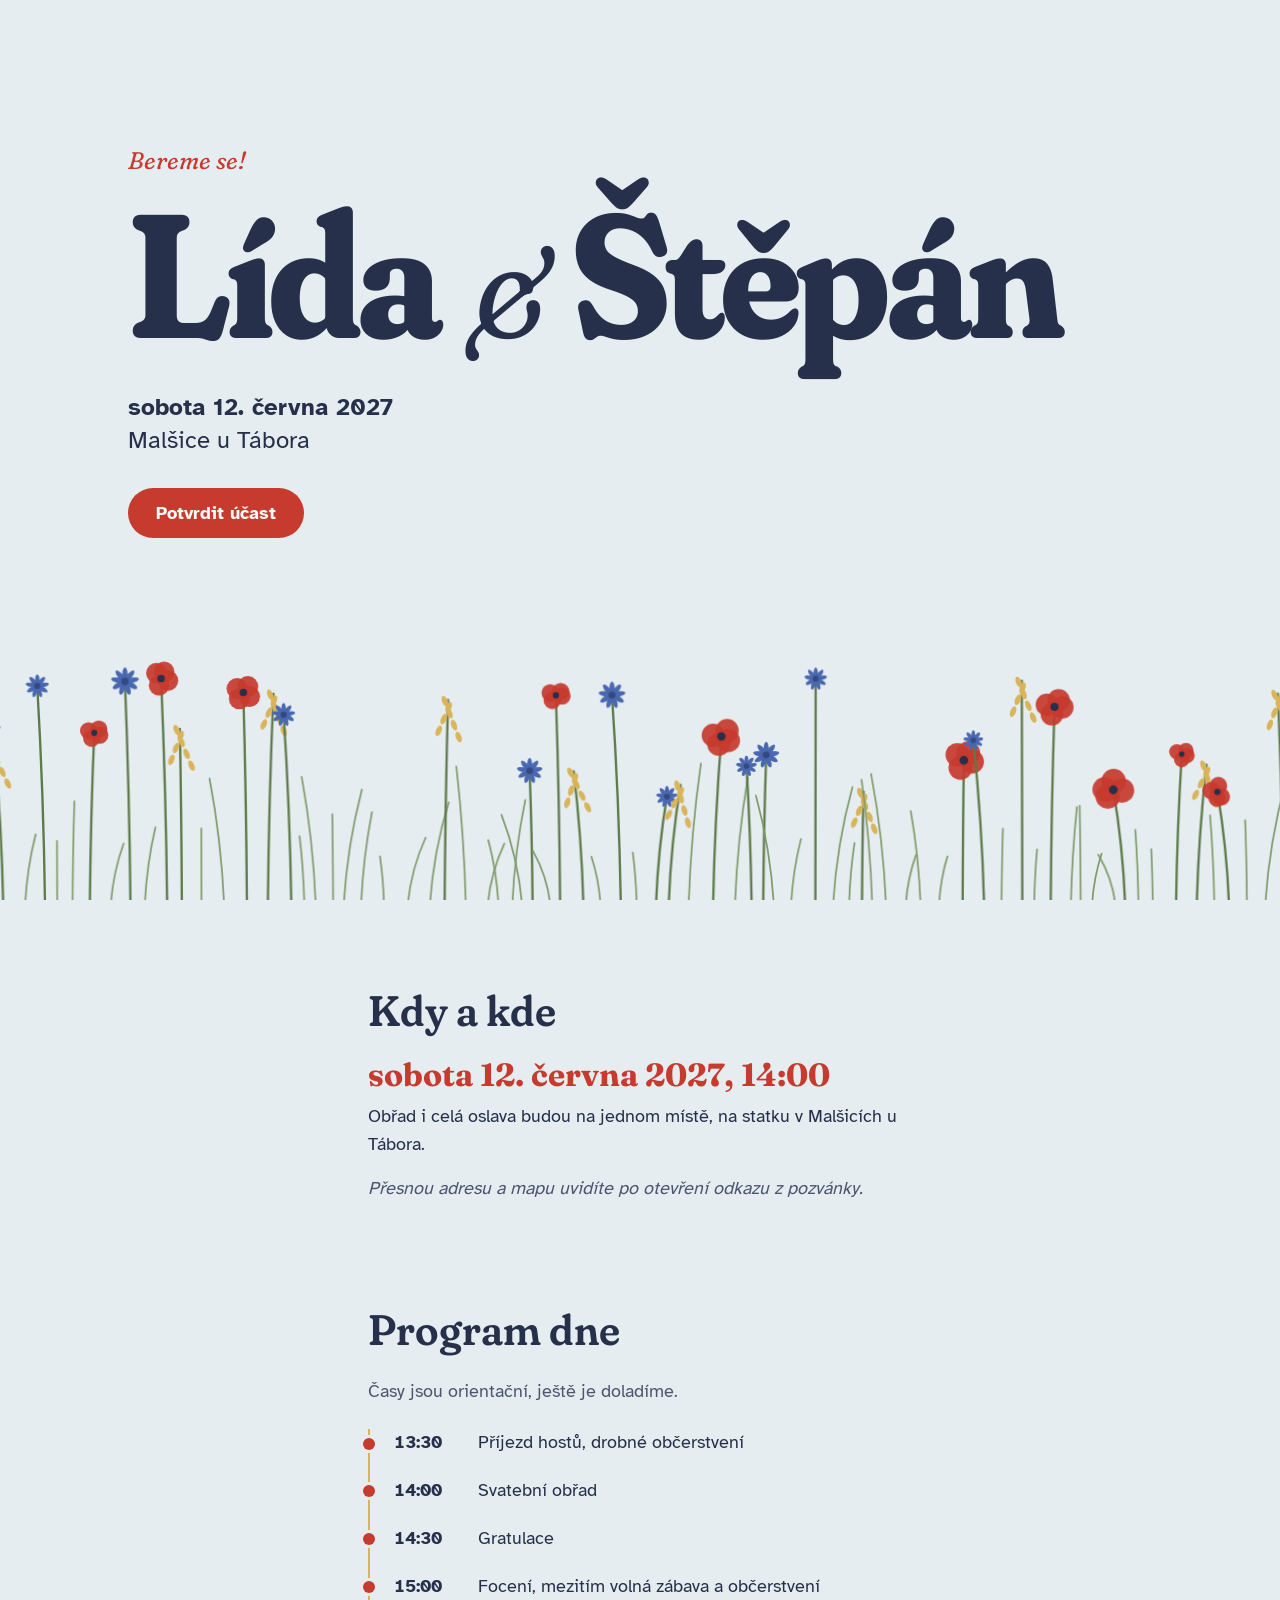
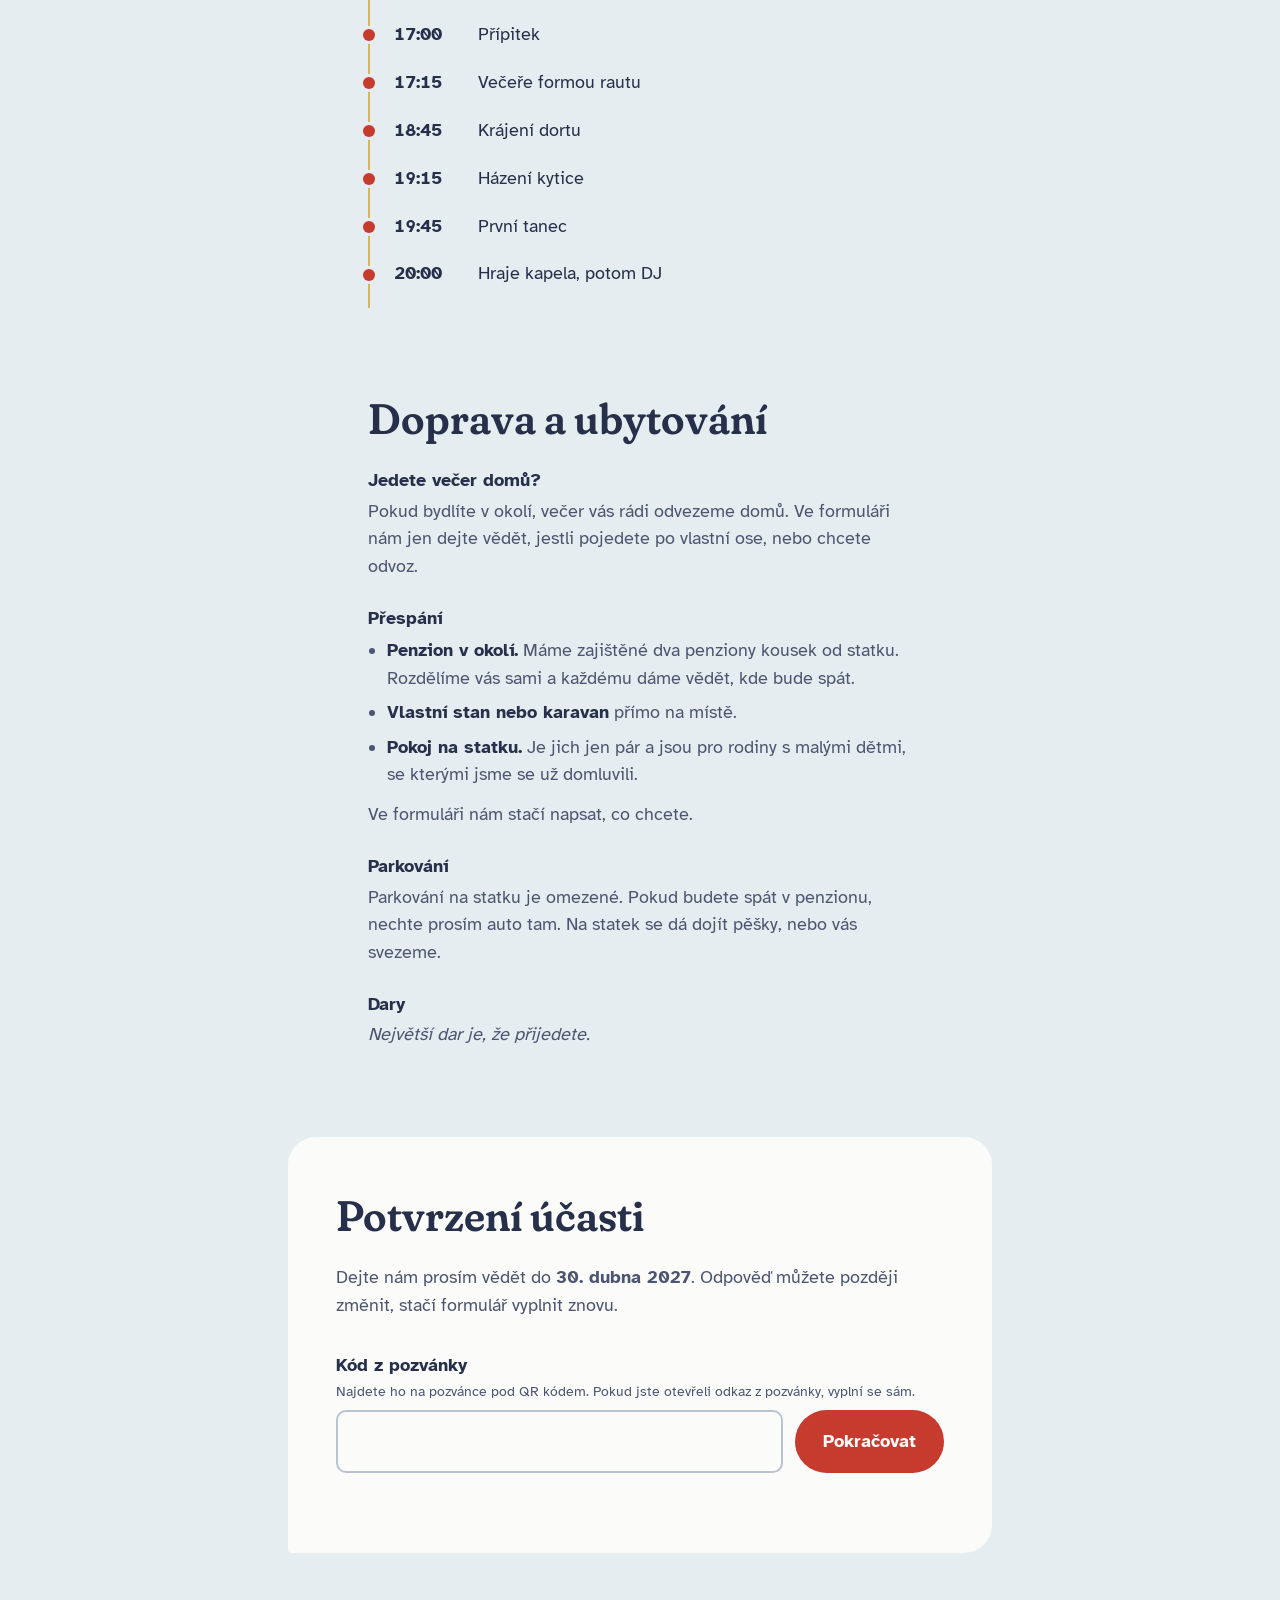
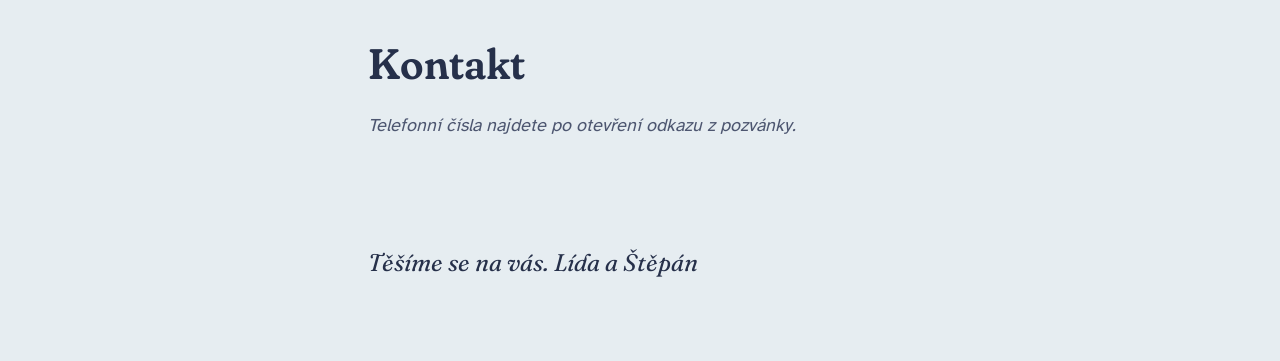
<file: index.html>
<!doctype html>
<html lang="cs">
<head>
  <meta charset="utf-8">
  <meta name="viewport" content="width=device-width, initial-scale=1">
  <meta http-equiv="Content-Security-Policy" content="default-src 'none'; script-src 'self'; style-src 'self'; font-src 'self'; img-src 'self' data:; connect-src https://script.google.com https://script.googleusercontent.com; base-uri 'none'; form-action 'none'">
  <meta name="referrer" content="no-referrer">
  <meta name="robots" content="noindex, nofollow">
  <title>Lída a Štěpán se berou – 12. června 2027</title>
  <meta name="description" content="Informace pro svatební hosty a potvrzení účasti.">
  <link rel="preload" href="fonts/fraunces-latin-full-normal.woff2" as="font" type="font/woff2" crossorigin>
  <link rel="stylesheet" href="styles.css">
  <link rel="icon" href="data:image/svg+xml,%3Csvg xmlns='http://www.w3.org/2000/svg' viewBox='0 0 32 32'%3E%3Ccircle cx='16' cy='16' r='12' fill='%23C73A2E'/%3E%3Ccircle cx='16' cy='16' r='4' fill='%2326304A'/%3E%3C/svg%3E">
</head>
<body>
  <a class="skip" href="#rsvp">Přejít na potvrzení účasti</a>

  <header class="hero">
    <div class="hero__text">
      <p class="hero__intro">Bereme se!</p>
      <h1 class="hero__names">
        <span>Lída</span>
        <span class="hero__amp">&amp;</span>
        <span>Štěpán</span>
      </h1>
      <p class="hero__when">
        <time datetime="2027-06-12">sobota 12. června 2027</time><br>
        Malšice u Tábora
      </p>
      <p class="hero__greeting" id="greeting" hidden></p>
      <a class="button" href="#rsvp">Potvrdit účast</a>
    </div>
    <svg class="meadow" id="meadow" aria-hidden="true" focusable="false" preserveAspectRatio="xMidYMax slice"></svg>
  </header>

  <main>
    <section id="kde" aria-labelledby="kde-h">
      <h2 id="kde-h">Kdy a kde</h2>
      <div class="place">
        <p class="place__time">sobota 12. června 2027, 14:00</p>
        <p>Obřad i celá oslava budou na jednom místě, na statku v Malšicích u Tábora.</p>
        <p data-private="adresa" class="private">Přesnou adresu a mapu uvidíte po otevření odkazu z pozvánky.</p>
        <p class="map-links" id="map-links" hidden>
          <a id="map-mapy" hidden>Mapy.com</a>
          <a id="map-google" hidden>Google Maps</a>
        </p>
      </div>
    </section>

    <section id="program" aria-labelledby="program-h">
      <h2 id="program-h">Program dne</h2>
      <p class="lead">Časy jsou orientační, ještě je doladíme.</p>
      <ol class="timeline">
        <li><time>13:30</time><span>Příjezd hostů, drobné občerstvení</span></li>
        <li><time>14:00</time><span>Svatební obřad</span></li>
        <li><time>14:30</time><span>Gratulace</span></li>
        <li><time>15:00</time><span>Focení, mezitím volná zábava a občerstvení</span></li>
        <li><time>17:00</time><span>Přípitek</span></li>
        <li><time>17:15</time><span>Večeře formou rautu</span></li>
        <li><time>18:45</time><span>Krájení dortu</span></li>
        <li><time>19:15</time><span>Házení kytice</span></li>
        <li><time>19:45</time><span>První tanec</span></li>
        <li><time>20:00</time><span>Hraje kapela, potom DJ</span></li>
      </ol>
    </section>

    <section id="info" aria-labelledby="info-h">
      <h2 id="info-h">Doprava a ubytování</h2>
      <dl class="info">
        <div>
          <dt>Jedete večer domů?</dt>
          <dd>Pokud bydlíte v okolí, večer vás rádi odvezeme domů. Ve formuláři nám jen dejte vědět, jestli pojedete po vlastní ose, nebo chcete odvoz.</dd>
        </div>
        <div>
          <dt>Přespání</dt>
          <dd>
            <ul class="options">
              <li><strong>Penzion v okolí.</strong> Máme zajištěné dva penziony kousek od statku. Rozdělíme vás sami a každému dáme vědět, kde bude spát.</li>
              <li><strong>Vlastní stan nebo karavan</strong> přímo na místě.</li>
              <li><strong>Pokoj na statku.</strong> Je jich jen pár a jsou pro rodiny s malými dětmi, se kterými jsme se už domluvili.</li>
            </ul>
            Ve formuláři nám stačí napsat, co chcete.
          </dd>
        </div>
        <div>
          <dt>Parkování</dt>
          <dd>Parkování na statku je omezené. Pokud budete spát v penzionu, nechte prosím auto tam. Na statek se dá dojít pěšky, nebo vás svezeme.</dd>
        </div>
        <div>
          <dt>Dary</dt>
          <dd data-private="dary" class="private">Největší dar je, že přijedete.</dd>
        </div>
      </dl>
    </section>

    <section id="rsvp" class="rsvp" aria-labelledby="rsvp-h">
      <h2 id="rsvp-h">Potvrzení účasti</h2>
      <p class="rsvp__lead">Dejte nám prosím vědět do <strong>30. dubna 2027</strong>. Odpověď můžete později změnit, stačí formulář vyplnit znovu.</p>

      <form id="code-form" class="code-form" novalidate>
        <div class="field">
          <label for="code">Kód z pozvánky</label>
          <p class="hint" id="code-hint">Najdete ho na pozvánce pod QR kódem. Pokud jste otevřeli odkaz z pozvánky, vyplní se sám.</p>
          <div class="code-row">
            <input id="code" name="code" type="text" autocomplete="off" autocapitalize="off" spellcheck="false" inputmode="text" maxlength="12" aria-describedby="code-hint">
            <button class="button" type="submit" id="code-submit">Pokračovat</button>
          </div>
        </div>
        <p class="form-error" id="code-error" role="alert" hidden></p>
      </form>

      <form id="rsvp-form" novalidate hidden>
        <input type="hidden" name="token" id="token">
        <div class="hp" aria-hidden="true">
          <label>Nevyplňujte <input type="text" name="website" tabindex="-1" autocomplete="off"></label>
        </div>

        <div class="field">
          <label for="name">Kdo formulář vyplňuje</label>
          <p class="hint" id="name-hint">Za celou domácnost stačí jedna odpověď.</p>
          <input id="name" name="name" type="text" autocomplete="name" maxlength="200" required aria-describedby="name-hint">
        </div>

        <div class="field">
          <label for="email">E-mail</label>
          <p class="hint" id="email-hint">Nepovinné. Pošleme vám případné změny v programu.</p>
          <input id="email" name="email" type="email" autocomplete="email" maxlength="200" aria-describedby="email-hint">
        </div>

        <fieldset class="field choice">
          <legend>Přijdete?</legend>
          <label class="choice__opt"><input type="radio" name="attending" value="ano" required> Ano, přijdeme</label>
          <label class="choice__opt"><input type="radio" name="attending" value="ne"> Bohužel nemůžeme</label>
        </fieldset>

        <div class="if-attending" id="attending-fields" hidden>
          <div class="field-row">
            <div class="field">
              <label for="guests">Počet osob celkem</label>
              <input id="guests" name="guests" type="number" min="1" max="10" value="1" inputmode="numeric">
            </div>
            <div class="field">
              <label for="kids">Z toho dětí</label>
              <input id="kids" name="kids" type="number" min="0" max="10" value="0" inputmode="numeric">
            </div>
          </div>

          <div class="field">
            <label for="diet">Strava a alergie</label>
            <p class="hint" id="diet-hint">Vegetariáni, bezlepková strava, alergie…</p>
            <input id="diet" name="diet" type="text" maxlength="500" aria-describedby="diet-hint">
          </div>

          <fieldset class="field choice choice--stack" id="stay-field">
            <legend>Kde budete spát, nebo jak pojedete domů?</legend>
            <label class="choice__opt"><input type="radio" name="stay" value="domu_sami"> Večer pojedeme domů po vlastní ose</label>
            <label class="choice__opt"><input type="radio" name="stay" value="domu_odvoz"> Večer pojedeme domů a rádi využijeme váš odvoz</label>
            <label class="choice__opt"><input type="radio" name="stay" value="penzion"> Chceme ubytování v penzionu</label>
            <label class="choice__opt"><input type="radio" name="stay" value="stan"> Přespíme na místě ve vlastním stanu nebo karavanu</label>
            <label class="choice__opt" id="stay-room" hidden><input type="radio" name="stay" value="pokoj"> Pokoj na statku (máme pro vás domluvený)</label>
          </fieldset>

          <div class="sub-fields" id="ride-fields" hidden>
            <div class="field-row">
              <div class="field">
                <label for="rideTo">Kam vás odvézt?</label>
                <input id="rideTo" name="rideTo" type="text" maxlength="100" placeholder="obec">
              </div>
              <div class="field">
                <label for="ridePersons">Kolik osob pojede</label>
                <input id="ridePersons" name="ridePersons" type="number" min="1" max="10" value="1" inputmode="numeric">
              </div>
            </div>
          </div>

          <fieldset class="field choice sub-fields" id="camp-fields" hidden>
            <legend>Čím přijedete?</legend>
            <label class="choice__opt"><input type="radio" name="camp" value="stan" checked> Stan</label>
            <label class="choice__opt"><input type="radio" name="camp" value="karavan"> Karavan nebo obytné auto</label>
          </fieldset>

          <fieldset class="field choice">
            <legend>Přijedete autem?</legend>
            <p class="hint">Parkování na statku je omezené, ať víme, kolik míst potřebujeme.</p>
            <label class="choice__opt"><input type="radio" name="car" value="ano"> Ano</label>
            <label class="choice__opt"><input type="radio" name="car" value="ne"> Ne</label>
          </fieldset>
        </div>

        <div class="field">
          <label for="note">Vzkaz pro nás</label>
          <textarea id="note" name="note" rows="3" maxlength="2000"></textarea>
        </div>

        <p class="form-error" id="form-error" role="alert" hidden></p>
        <button class="button" type="submit" id="submit">Odeslat odpověď</button>
      </form>

      <div class="thanks" id="thanks" tabindex="-1" hidden>
        <h3>Odpověď odeslána</h3>
        <p id="thanks-text">Děkujeme!</p>
        <button class="linklike" type="button" id="again">Změnit odpověď</button>
      </div>
    </section>

    <section id="kontakt" aria-labelledby="kontakt-h">
      <h2 id="kontakt-h">Kontakt</h2>
      <p data-private="kontakty" class="private">Telefonní čísla najdete po otevření odkazu z pozvánky.</p>
    </section>
  </main>

  <footer class="footer">
    <p>Těšíme se na vás. Lída a Štěpán</p>
  </footer>

  <script src="script.js"></script>
</body>
</html>
</file>
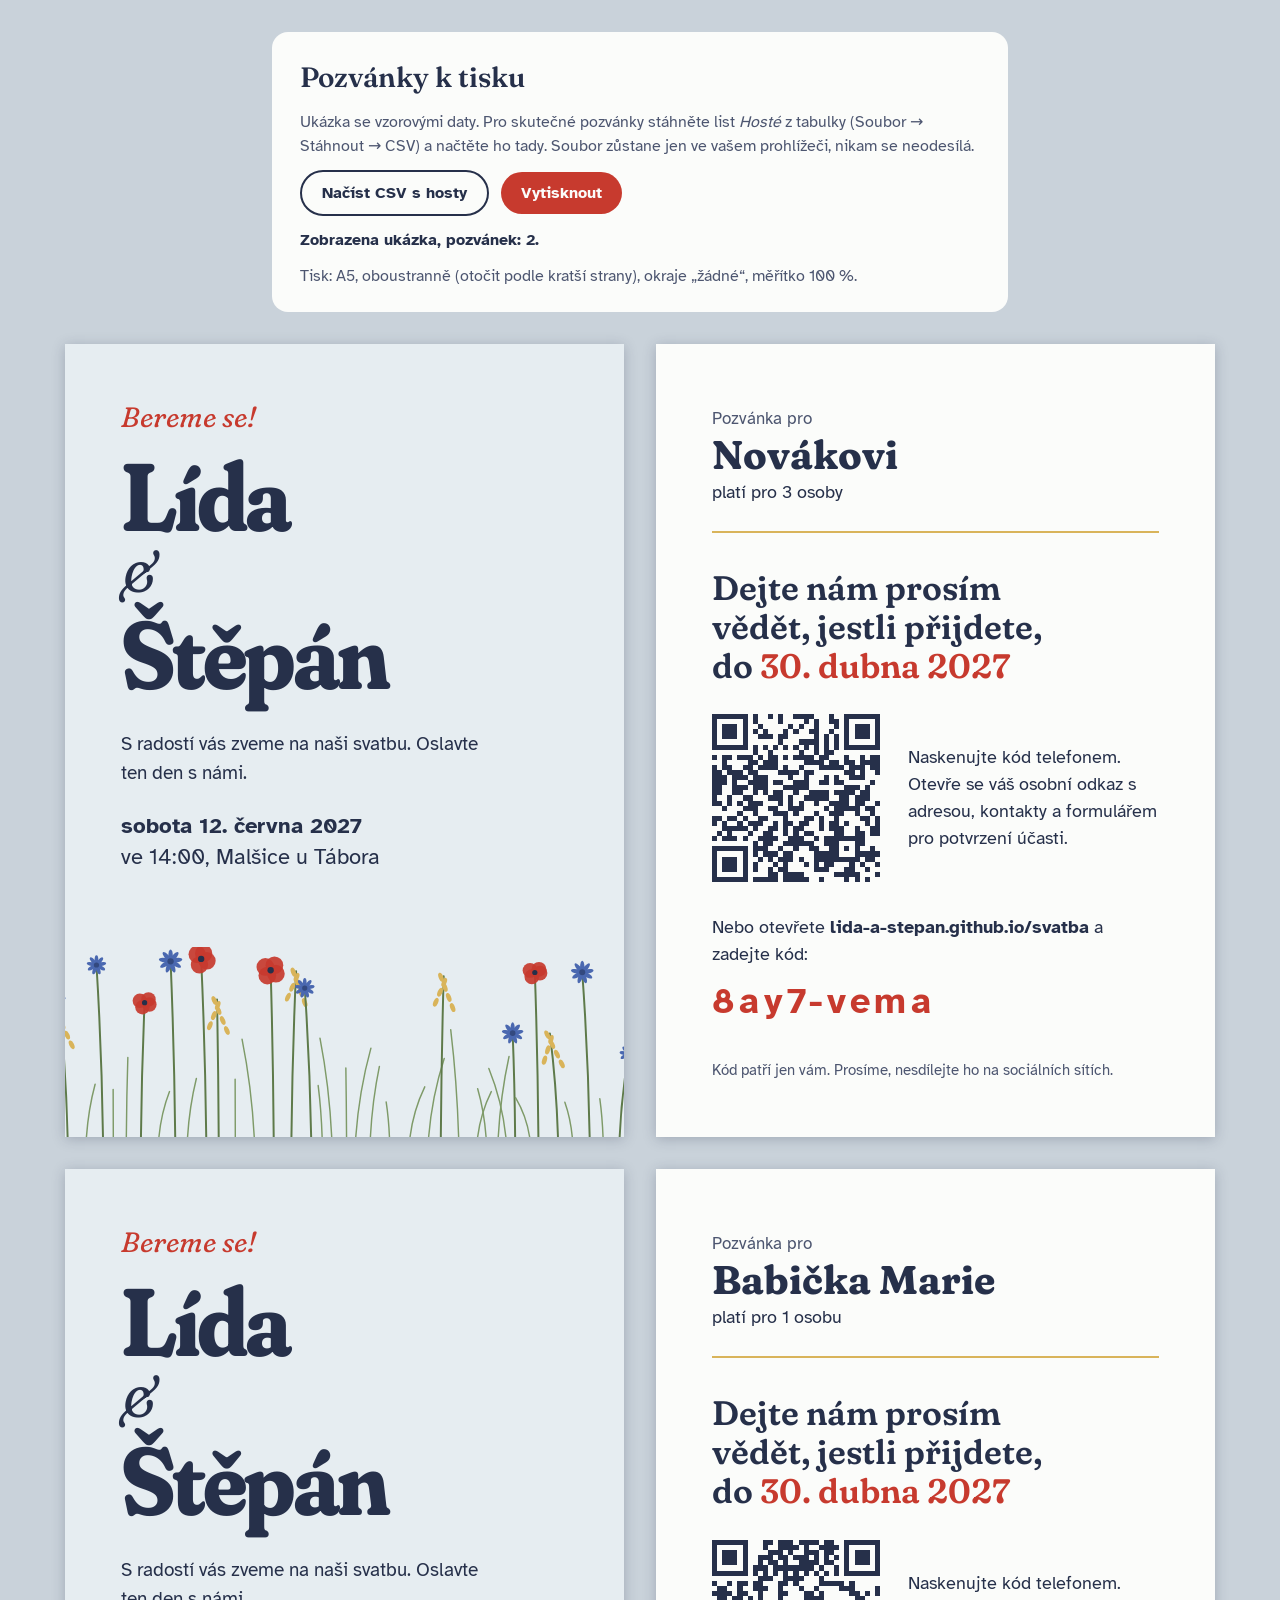
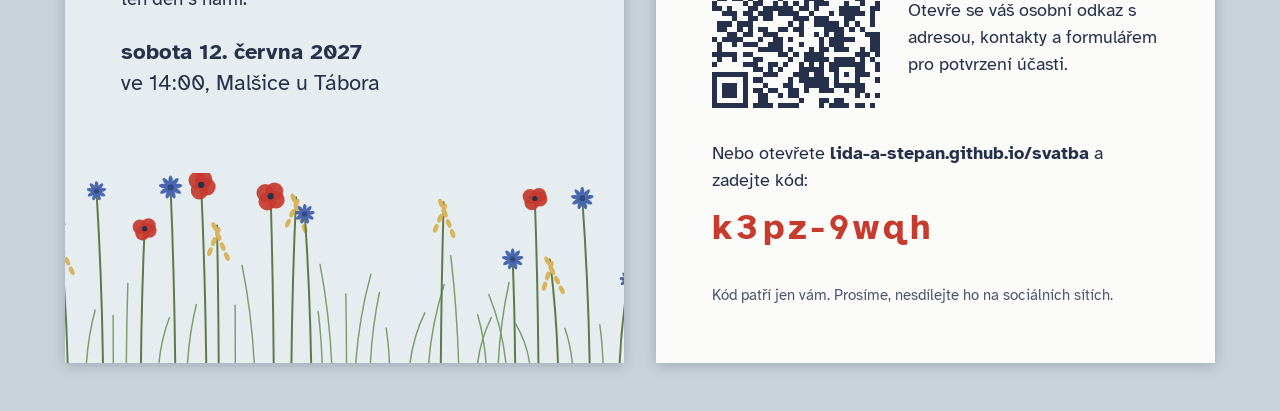
<file: pozvanka/index.html>
<!doctype html>
<html lang="cs">
<head>
  <meta charset="utf-8">
  <meta name="viewport" content="width=device-width, initial-scale=1">
  <meta http-equiv="Content-Security-Policy" content="default-src 'none'; script-src 'self'; style-src 'self'; font-src 'self'; img-src 'self' data:; base-uri 'none'; form-action 'none'">
  <meta name="robots" content="noindex, nofollow">
  <title>Pozvánky k tisku – Lída a Štěpán</title>
  <link rel="stylesheet" href="pozvanka.css">
  <link rel="icon" href="data:,">
</head>
<body>
  <div class="toolbar">
    <p class="toolbar__title">Pozvánky k tisku</p>
    <p class="toolbar__help">Ukázka se vzorovými daty. Pro skutečné pozvánky stáhněte list <em>Hosté</em> z tabulky (Soubor → Stáhnout → CSV) a načtěte ho tady. Soubor zůstane jen ve vašem prohlížeči, nikam se neodesílá.</p>
    <div class="toolbar__row">
      <label class="toolbar__file">Načíst CSV s hosty <input type="file" id="csv" accept=".csv,text/csv"></label>
      <button type="button" id="print">Vytisknout</button>
    </div>
    <p class="toolbar__status" id="status" role="status"></p>
    <p class="toolbar__help">Tisk: A5, oboustranně (otočit podle kratší strany), okraje „žádné“, měřítko 100 %.</p>
  </div>

  <div id="sheets"></div>

  <template id="tpl-front">
    <section class="sheet front">
      <div class="front__text">
        <p class="front__intro">Bereme se!</p>
        <h1 class="front__names"><span>Lída</span><span class="front__amp">&amp;</span><span>Štěpán</span></h1>
        <p class="front__invite">S radostí vás zveme na naši svatbu. Oslavte ten den s námi.</p>
        <p class="front__when"><strong>sobota 12. června 2027</strong><br>ve 14:00, Malšice u Tábora</p>
      </div>
      <img class="front__meadow" src="louka.svg" alt="">
    </section>
  </template>

  <template id="tpl-back">
    <section class="sheet back">
      <div class="back__for">
        <p class="back__label">Pozvánka pro</p>
        <p class="back__name" data-f="name"></p>
        <p data-f="persons"></p>
      </div>
      <h2 class="back__h">Dejte nám prosím vědět, jestli přijdete, do <span class="accent" data-f="deadline"></span></h2>
      <div class="back__qr-row">
        <div class="back__qr" data-f="qr"></div>
        <p>Naskenujte kód telefonem. Otevře se váš osobní odkaz s adresou, kontakty a formulářem pro potvrzení účasti.</p>
      </div>
      <div class="back__manual">
        <p>Nebo otevřete <strong data-f="site"></strong> a zadejte kód:</p>
        <p class="back__code accent" data-f="code"></p>
      </div>
      <p class="back__note">Kód patří jen vám. Prosíme, nesdílejte ho na sociálních sítích.</p>
    </section>
  </template>

  <script src="qrcode.js"></script>
  <script src="pozvanka.js"></script>
</body>
</html>
</file>
<file: styles.css>
/* Písma hostovaná přímo na webu, bez Google Fonts (IP návštěvníků nejdou Googlu). Licence SIL OFL ve složce fonts/. */
@font-face {
  font-family: 'Fraunces Variable';
  font-style: normal;
  font-display: swap;
  font-weight: 100 900;
  src: url(fonts/fraunces-latin-ext-full-normal.woff2) format('woff2');
  unicode-range: U+0100-02BA,U+02BD-02C5,U+02C7-02CC,U+02CE-02D7,U+02DD-02FF,U+0304,U+0308,U+0329,U+1D00-1DBF,U+1E00-1E9F,U+1EF2-1EFF,U+2020,U+20A0-20AB,U+20AD-20C0,U+2113,U+2C60-2C7F,U+A720-A7FF;
}
@font-face {
  font-family: 'Fraunces Variable';
  font-style: normal;
  font-display: swap;
  font-weight: 100 900;
  src: url(fonts/fraunces-latin-full-normal.woff2) format('woff2');
  unicode-range: U+0000-00FF,U+0131,U+0152-0153,U+02BB-02BC,U+02C6,U+02DA,U+02DC,U+0304,U+0308,U+0329,U+2000-206F,U+20AC,U+2122,U+2191,U+2193,U+2212,U+2215,U+FEFF,U+FFFD;
}
@font-face {
  font-family: 'Fraunces Variable';
  font-style: italic;
  font-display: swap;
  font-weight: 100 900;
  src: url(fonts/fraunces-latin-ext-full-italic.woff2) format('woff2');
  unicode-range: U+0100-02BA,U+02BD-02C5,U+02C7-02CC,U+02CE-02D7,U+02DD-02FF,U+0304,U+0308,U+0329,U+1D00-1DBF,U+1E00-1E9F,U+1EF2-1EFF,U+2020,U+20A0-20AB,U+20AD-20C0,U+2113,U+2C60-2C7F,U+A720-A7FF;
}
@font-face {
  font-family: 'Fraunces Variable';
  font-style: italic;
  font-display: swap;
  font-weight: 100 900;
  src: url(fonts/fraunces-latin-full-italic.woff2) format('woff2');
  unicode-range: U+0000-00FF,U+0131,U+0152-0153,U+02BB-02BC,U+02C6,U+02DA,U+02DC,U+0304,U+0308,U+0329,U+2000-206F,U+20AC,U+2122,U+2191,U+2193,U+2212,U+2215,U+FEFF,U+FFFD;
}
@font-face {
  font-family: 'Atkinson Hyperlegible';
  font-style: normal;
  font-display: swap;
  font-weight: 400;
  src: url(fonts/atkinson-hyperlegible-latin-ext-400-normal.woff2) format('woff2');
  unicode-range: U+0100-02BA,U+02BD-02C5,U+02C7-02CC,U+02CE-02D7,U+02DD-02FF,U+0304,U+0308,U+0329,U+1D00-1DBF,U+1E00-1E9F,U+1EF2-1EFF,U+2020,U+20A0-20AB,U+20AD-20C0,U+2113,U+2C60-2C7F,U+A720-A7FF;
}
@font-face {
  font-family: 'Atkinson Hyperlegible';
  font-style: normal;
  font-display: swap;
  font-weight: 400;
  src: url(fonts/atkinson-hyperlegible-latin-400-normal.woff2) format('woff2');
  unicode-range: U+0000-00FF,U+0131,U+0152-0153,U+02BB-02BC,U+02C6,U+02DA,U+02DC,U+0304,U+0308,U+0329,U+2000-206F,U+20AC,U+2122,U+2191,U+2193,U+2212,U+2215,U+FEFF,U+FFFD;
}
@font-face {
  font-family: 'Atkinson Hyperlegible';
  font-style: normal;
  font-display: swap;
  font-weight: 700;
  src: url(fonts/atkinson-hyperlegible-latin-ext-700-normal.woff2) format('woff2');
  unicode-range: U+0100-02BA,U+02BD-02C5,U+02C7-02CC,U+02CE-02D7,U+02DD-02FF,U+0304,U+0308,U+0329,U+1D00-1DBF,U+1E00-1E9F,U+1EF2-1EFF,U+2020,U+20A0-20AB,U+20AD-20C0,U+2113,U+2C60-2C7F,U+A720-A7FF;
}
@font-face {
  font-family: 'Atkinson Hyperlegible';
  font-style: normal;
  font-display: swap;
  font-weight: 700;
  src: url(fonts/atkinson-hyperlegible-latin-700-normal.woff2) format('woff2');
  unicode-range: U+0000-00FF,U+0131,U+0152-0153,U+02BB-02BC,U+02C6,U+02DA,U+02DC,U+0304,U+0308,U+0329,U+2000-206F,U+20AC,U+2122,U+2191,U+2193,U+2212,U+2215,U+FEFF,U+FFFD;
}

/* Barvy české louky: vlčí mák, chrpa, obilí. */
:root {
  --sky: #E6EDF1;
  --paper: #FBFCFA;
  --ink: #26304A;
  --ink-soft: #4D5670;
  --poppy: #C73A2E;
  --poppy-dark: #A42D23;
  --cornflower: #4A68B0;
  --wheat: #D9B45A;
  --stem: #5E7A4A;

  --display: "Fraunces Variable", Georgia, serif;
  --body: "Atkinson Hyperlegible", system-ui, sans-serif;

  /* Modulární stupnice 4:3 od 18 px */
  --s-1: 0.844rem;
  --s0: 1.125rem;
  --s1: 1.5rem;
  --s2: 2rem;
  --s3: 2.667rem;

  --measure: 38rem;
  --gap: clamp(1.25rem, 4vw, 2rem);
}

*, *::before, *::after { box-sizing: border-box; }

html { scroll-behavior: smooth; }
@media (prefers-reduced-motion: reduce) { html { scroll-behavior: auto; } }

body {
  margin: 0;
  background: var(--sky);
  color: var(--ink);
  font-family: var(--body);
  font-size: var(--s0);
  line-height: 1.55;
  -webkit-text-size-adjust: 100%;
}

a { color: var(--cornflower); text-underline-offset: 0.18em; }
a:hover { color: var(--ink); }

:focus-visible {
  outline: 3px solid var(--cornflower);
  outline-offset: 3px;
  border-radius: 2px;
}

.skip {
  position: absolute; left: 1rem; top: -4rem;
  background: var(--ink); color: var(--paper); padding: 0.5rem 1rem;
  z-index: 10;
}
.skip:focus { top: 1rem; }

/* ---------- Úvod ---------- */

.hero {
  position: relative;
  min-height: 100svh;
  display: flex;
  flex-direction: column;
  justify-content: center;
  padding: var(--gap);
  padding-bottom: clamp(9rem, 28vh, 16rem);
  overflow: hidden;
}

.hero__text {
  position: relative;
  z-index: 1;
  width: 100%;
  max-width: 64rem;
  margin: 0 auto;
}

.hero__intro {
  font-family: var(--display);
  font-variation-settings: "SOFT" 100, "WONK" 1;
  font-style: italic;
  font-size: var(--s1);
  margin: 0 0 0.5rem;
  color: var(--poppy);
}

.hero__names {
  font-family: var(--display);
  font-variation-settings: "SOFT" 100, "WONK" 1, "opsz" 144;
  font-weight: 700;
  font-size: clamp(4rem, 17vw, 11rem);
  line-height: 1;
  letter-spacing: -0.03em;
  margin: 0 0 1.75rem;
  display: flex;
  flex-wrap: wrap;
  align-items: baseline;
  column-gap: 0.18em;
}

.hero__amp {
  font-weight: 400;
  font-style: italic;
  font-size: 0.7em;
}

.hero__when {
  font-size: var(--s1);
  line-height: 1.35;
  margin: 0 0 2rem;
}
.hero__when time { font-weight: 700; }

.hero__greeting {
  font-size: var(--s0);
  margin: -1rem 0 1.5rem;
  max-width: var(--measure);
}

.meadow {
  position: absolute;
  left: 0; right: 0; bottom: 0;
  width: 100%;
  height: clamp(9rem, 30vh, 17rem);
}

.meadow .stalk {
  stroke: var(--stem);
  stroke-width: 2.2;
  fill: none;
  stroke-linecap: round;
}
.meadow .grow {
  transform-box: fill-box;
  transform-origin: 50% 100%;
  animation: grow 1.4s cubic-bezier(.2,.7,.2,1) both;
}
.meadow .bloom {
  transform-box: fill-box;
  transform-origin: 50% 50%;
  animation: bloom 0.6s cubic-bezier(.3,1.6,.5,1) both;
}
@keyframes grow  { from { transform: scaleY(0); } to { transform: scaleY(1); } }
@keyframes bloom { from { transform: scale(0); } to { transform: scale(1); } }

@media (prefers-reduced-motion: reduce) {
  .meadow .grow, .meadow .bloom { animation: none; }
}

/* ---------- Tlačítka ---------- */

.button {
  display: inline-block;
  font: 700 var(--s0)/1 var(--body);
  color: var(--paper);
  background: var(--poppy);
  border: 0;
  border-radius: 999px;
  padding: 1rem 1.75rem;
  text-decoration: none;
  cursor: pointer;
}
.button:hover { background: var(--poppy-dark); color: var(--paper); }
.button[disabled] { opacity: 0.6; cursor: progress; }

.linklike {
  font: inherit;
  color: var(--cornflower);
  background: none;
  border: 0;
  padding: 0;
  text-decoration: underline;
  text-underline-offset: 0.18em;
  cursor: pointer;
}

/* ---------- Sekce ---------- */

main > section {
  max-width: var(--measure);
  margin: 0 auto;
  padding: clamp(3rem, 9vw, 5.5rem) var(--gap) 0;
}

h2 {
  font-family: var(--display);
  font-variation-settings: "SOFT" 100, "opsz" 72;
  font-weight: 600;
  font-size: var(--s3);
  line-height: 1.1;
  margin: 0 0 1.5rem;
}

h3 {
  font-family: var(--display);
  font-variation-settings: "SOFT" 100;
  font-weight: 600;
  font-size: var(--s1);
  line-height: 1.2;
  margin: 0 0 0.25rem;
}

p { margin: 0 0 1rem; }

/* Kdy a kde */
.places {
  display: grid;
  gap: 2rem;
}
@media (min-width: 40rem) {
  .places { grid-template-columns: 1fr 1fr; }
}
.place__time {
  font-family: var(--display);
  font-size: var(--s2);
  font-weight: 700;
  color: var(--poppy);
  line-height: 1;
  margin: 0.25rem 0 0.75rem;
}

/* Program – skutečná časová osa */
.timeline {
  list-style: none;
  margin: 0;
  padding: 0;
  border-left: 2px solid var(--wheat);
}
.timeline li {
  position: relative;
  display: grid;
  grid-template-columns: 4.25rem 1fr;
  gap: 1rem;
  padding: 0 0 1.25rem 1.5rem;
}
.timeline li::before {
  content: "";
  position: absolute;
  left: -7px; top: 0.45em;
  width: 12px; height: 12px;
  border-radius: 50%;
  background: var(--poppy);
  box-shadow: 0 0 0 3px var(--sky);
}
.timeline time {
  font-weight: 700;
  font-variant-numeric: tabular-nums;
}

/* Praktické informace */
.info { margin: 0; }
.info > div { margin-bottom: 1.5rem; }
.info dt {
  font-weight: 700;
  margin-bottom: 0.15rem;
}
.info dd { margin: 0; color: var(--ink-soft); }

/* ---------- RSVP ---------- */

main > .rsvp {
  max-width: 44rem;
  margin-top: clamp(3rem, 9vw, 5.5rem);
  padding: clamp(2rem, 6vw, 3.5rem) clamp(1.25rem, 5vw, 3rem);
  background: var(--paper);
  border-radius: 28px 28px 28px 4px;
}
@media (max-width: 46rem) {
  main > .rsvp { border-radius: 0; }
}

.rsvp__lead { color: var(--ink-soft); margin-bottom: 2rem; }

.field { margin: 0 0 1.5rem; }
.field label, .field legend {
  display: block;
  font-weight: 700;
  margin-bottom: 0.35rem;
}
.hint {
  font-size: var(--s-1);
  color: var(--ink-soft);
  margin: -0.2rem 0 0.4rem;
}

input[type="text"], input[type="email"], input[type="number"], textarea {
  width: 100%;
  font: inherit;
  color: var(--ink);
  background: var(--paper);
  border: 2px solid #B9C3CF;
  border-radius: 10px;
  padding: 0.7rem 0.85rem;
}
input:focus-visible, textarea:focus-visible {
  outline: none;
  border-color: var(--cornflower);
  box-shadow: 0 0 0 3px rgba(74, 104, 176, 0.25);
}
textarea { resize: vertical; }

fieldset { border: 0; padding: 0; min-width: 0; }

.choice { display: flex; flex-wrap: wrap; gap: 0.6rem; }
.choice legend { width: 100%; }
.choice__opt {
  display: inline-flex !important;
  align-items: center;
  gap: 0.55rem;
  font-weight: 400 !important;
  border: 2px solid #B9C3CF;
  border-radius: 999px;
  padding: 0.55rem 1.1rem 0.55rem 0.85rem;
  cursor: pointer;
  margin: 0 !important;
}
.choice__opt:has(input:checked) {
  border-color: var(--poppy);
  background: #FBEDEB;
}
.choice__opt:has(input:focus-visible) {
  outline: 3px solid var(--cornflower);
  outline-offset: 2px;
}
.choice__opt input {
  accent-color: var(--poppy);
  width: 1.15rem; height: 1.15rem;
  margin: 0;
}
.choice__opt input:focus-visible { outline: none; }

.field-row {
  display: grid;
  grid-template-columns: 1fr 1fr;
  gap: 1rem;
}

.if-attending {
  border-left: 3px solid var(--wheat);
  padding-left: 1.25rem;
  margin-bottom: 1.5rem;
}

.hp { position: absolute; left: -9999px; width: 1px; height: 1px; overflow: hidden; }

.field.invalid input, .field.invalid textarea { border-color: var(--poppy); }
.choice.invalid .choice__opt { border-color: var(--poppy); }

.form-error {
  color: var(--poppy-dark);
  font-weight: 700;
}

.thanks h3 { font-size: var(--s2); color: var(--stem); }
.thanks:focus { outline: none; }

/* ---------- Patička ---------- */

.footer {
  max-width: var(--measure);
  margin: 0 auto;
  padding: clamp(3rem, 9vw, 5.5rem) var(--gap) 4rem;
  font-family: var(--display);
  font-style: italic;
  font-size: var(--s1);
}

/* ---------- Kód z pozvánky a soukromé údaje ---------- */

.private:not(.unlocked) {
  color: var(--ink-soft);
  font-style: italic;
}

.code-row {
  display: flex;
  flex-wrap: wrap;
  gap: 0.75rem;
}
.code-row input {
  flex: 1 1 12rem;
  width: auto;
  font-size: var(--s1);
  letter-spacing: 0.08em;
  text-transform: lowercase;
}

/* ---------- Místo, program, ubytování ---------- */

.place { max-width: var(--measure); }
.map-links { display: flex; flex-wrap: wrap; gap: 0.5rem 1.5rem; font-weight: 700; }
.lead { color: var(--ink-soft); margin-bottom: 1.5rem; }

.options { margin: 0.25rem 0 0.75rem; padding-left: 1.2rem; }
.options li { margin-bottom: 0.4rem; }
.options strong { color: var(--ink); }

.choice--stack { flex-direction: column; align-items: flex-start; }
.choice--stack .choice__opt { border-radius: 14px; }

.sub-fields { margin-top: -0.5rem; padding-left: 1rem; border-left: 2px dotted var(--wheat); }
.choice .hint { width: 100%; margin-top: -0.4rem; }

/* Musí být poslední: atribut hidden vždy vyhrává nad display z tříd výše. */
[hidden], .choice__opt[hidden] { display: none !important; }
</file>
<file: pozvanka/pozvanka.css>
/* Pozvánka A5 (148 × 210 mm). Barvy a písma stejné jako web. */
@font-face {
  font-family: 'Fraunces Variable';
  font-style: normal;
  font-display: swap;
  font-weight: 100 900;
  src: url(../fonts/fraunces-latin-ext-full-normal.woff2) format('woff2');
  unicode-range: U+0100-02BA,U+02BD-02C5,U+02C7-02CC,U+02CE-02D7,U+02DD-02FF,U+0304,U+0308,U+0329,U+1D00-1DBF,U+1E00-1E9F,U+1EF2-1EFF,U+2020,U+20A0-20AB,U+20AD-20C0,U+2113,U+2C60-2C7F,U+A720-A7FF;
}
@font-face {
  font-family: 'Fraunces Variable';
  font-style: normal;
  font-display: swap;
  font-weight: 100 900;
  src: url(../fonts/fraunces-latin-full-normal.woff2) format('woff2');
  unicode-range: U+0000-00FF,U+0131,U+0152-0153,U+02BB-02BC,U+02C6,U+02DA,U+02DC,U+0304,U+0308,U+0329,U+2000-206F,U+20AC,U+2122,U+2191,U+2193,U+2212,U+2215,U+FEFF,U+FFFD;
}
@font-face {
  font-family: 'Fraunces Variable';
  font-style: italic;
  font-display: swap;
  font-weight: 100 900;
  src: url(../fonts/fraunces-latin-ext-full-italic.woff2) format('woff2');
  unicode-range: U+0100-02BA,U+02BD-02C5,U+02C7-02CC,U+02CE-02D7,U+02DD-02FF,U+0304,U+0308,U+0329,U+1D00-1DBF,U+1E00-1E9F,U+1EF2-1EFF,U+2020,U+20A0-20AB,U+20AD-20C0,U+2113,U+2C60-2C7F,U+A720-A7FF;
}
@font-face {
  font-family: 'Fraunces Variable';
  font-style: italic;
  font-display: swap;
  font-weight: 100 900;
  src: url(../fonts/fraunces-latin-full-italic.woff2) format('woff2');
  unicode-range: U+0000-00FF,U+0131,U+0152-0153,U+02BB-02BC,U+02C6,U+02DA,U+02DC,U+0304,U+0308,U+0329,U+2000-206F,U+20AC,U+2122,U+2191,U+2193,U+2212,U+2215,U+FEFF,U+FFFD;
}
@font-face {
  font-family: 'Atkinson Hyperlegible';
  font-style: normal;
  font-display: swap;
  font-weight: 400;
  src: url(../fonts/atkinson-hyperlegible-latin-ext-400-normal.woff2) format('woff2');
  unicode-range: U+0100-02BA,U+02BD-02C5,U+02C7-02CC,U+02CE-02D7,U+02DD-02FF,U+0304,U+0308,U+0329,U+1D00-1DBF,U+1E00-1E9F,U+1EF2-1EFF,U+2020,U+20A0-20AB,U+20AD-20C0,U+2113,U+2C60-2C7F,U+A720-A7FF;
}
@font-face {
  font-family: 'Atkinson Hyperlegible';
  font-style: normal;
  font-display: swap;
  font-weight: 400;
  src: url(../fonts/atkinson-hyperlegible-latin-400-normal.woff2) format('woff2');
  unicode-range: U+0000-00FF,U+0131,U+0152-0153,U+02BB-02BC,U+02C6,U+02DA,U+02DC,U+0304,U+0308,U+0329,U+2000-206F,U+20AC,U+2122,U+2191,U+2193,U+2212,U+2215,U+FEFF,U+FFFD;
}
@font-face {
  font-family: 'Atkinson Hyperlegible';
  font-style: normal;
  font-display: swap;
  font-weight: 700;
  src: url(../fonts/atkinson-hyperlegible-latin-ext-700-normal.woff2) format('woff2');
  unicode-range: U+0100-02BA,U+02BD-02C5,U+02C7-02CC,U+02CE-02D7,U+02DD-02FF,U+0304,U+0308,U+0329,U+1D00-1DBF,U+1E00-1E9F,U+1EF2-1EFF,U+2020,U+20A0-20AB,U+20AD-20C0,U+2113,U+2C60-2C7F,U+A720-A7FF;
}
@font-face {
  font-family: 'Atkinson Hyperlegible';
  font-style: normal;
  font-display: swap;
  font-weight: 700;
  src: url(../fonts/atkinson-hyperlegible-latin-700-normal.woff2) format('woff2');
  unicode-range: U+0000-00FF,U+0131,U+0152-0153,U+02BB-02BC,U+02C6,U+02DA,U+02DC,U+0304,U+0308,U+0329,U+2000-206F,U+20AC,U+2122,U+2191,U+2193,U+2212,U+2215,U+FEFF,U+FFFD;
}
:root {
  --sky: #E6EDF1; --paper: #FBFCFA; --ink: #26304A; --ink-soft: #4D5670;
  --poppy: #C73A2E; --wheat: #D9B45A;
  --display: "Fraunces Variable", Georgia, serif;
  --body: "Atkinson Hyperlegible", system-ui, sans-serif;
}

* { box-sizing: border-box; }
body { margin: 0; background: #C9D2DA; color: var(--ink); font-family: var(--body); }
p { margin: 0; }
.accent { color: var(--poppy); }

/* ---------- Ovládání (jen na obrazovce) ---------- */
.toolbar {
  max-width: 46rem; margin: 2rem auto; padding: 1.5rem 1.75rem;
  background: var(--paper); border-radius: 16px; line-height: 1.5;
  display: flex; flex-direction: column; gap: 0.75rem;
}
.toolbar__title { font-family: var(--display); font-size: 1.75rem; font-weight: 600; }
.toolbar__help { color: var(--ink-soft); }
.toolbar__row { display: flex; flex-wrap: wrap; gap: 0.75rem; align-items: center; }
.toolbar__file, .toolbar button {
  font: 700 1rem/1 var(--body); padding: 0.8rem 1.25rem; border-radius: 999px; cursor: pointer;
}
.toolbar__file { border: 2px solid var(--ink); }
.toolbar__file input { position: absolute; width: 1px; height: 1px; opacity: 0; }
.toolbar__file:focus-within { outline: 3px solid #4A68B0; outline-offset: 2px; }
.toolbar button { border: 0; background: var(--poppy); color: var(--paper); }
.toolbar__status { font-weight: 700; }

#sheets {
  display: flex; flex-wrap: wrap; justify-content: center; gap: 2rem; padding: 0 1rem 3rem;
}

/* ---------- List A5 ---------- */
.sheet {
  width: 148mm; height: 210mm; position: relative; overflow: hidden;
  box-shadow: 0 2px 12px rgba(38, 48, 74, 0.25);
}

/* Přední strana */
.front { background: var(--sky); }
.front__text { position: relative; z-index: 1; padding: 56px 56px 0; }
.front__intro {
  font-family: var(--display); font-style: italic; font-size: 28px; margin-bottom: 14px;
  font-variation-settings: "SOFT" 100, "WONK" 1; color: var(--poppy);
}
.front__names {
  margin: 0 0 28px; font-family: var(--display); font-weight: 700; font-size: 96px;
  line-height: 1; letter-spacing: -0.03em;
  font-variation-settings: "SOFT" 100, "WONK" 1, "opsz" 144;
}
.front__names span { display: block; }
.front__amp { font-weight: 400; font-style: italic; font-size: 56px; line-height: 0.8; margin: 6px 0 12px; }
.front__invite { font-size: 19px; line-height: 1.5; max-width: 380px; margin-bottom: 24px; }
.front__when { font-size: 22px; line-height: 1.4; }
.front__meadow {
  position: absolute; left: 0; bottom: 0; width: 100%; height: 190px;
  object-fit: cover; object-position: center bottom;
}

/* Zadní strana */
.back {
  background: var(--paper); padding: 64px 56px 56px;
  display: flex; flex-direction: column;
}
.back__for {
  display: flex; flex-direction: column; gap: 4px;
  padding-bottom: 28px; border-bottom: 2px solid var(--wheat); font-size: 18px;
}
.back__label { font-size: 17px; color: var(--ink-soft); }
.back__name {
  font-family: var(--display); font-weight: 700; font-size: 40px; line-height: 1.1;
  font-variation-settings: "SOFT" 100, "WONK" 1;
}
.back__h {
  margin: 36px 0 28px; font-family: var(--display); font-weight: 600; font-size: 34px;
  line-height: 1.15; font-variation-settings: "SOFT" 100; text-wrap: balance;
}
.back__qr-row { display: flex; gap: 28px; align-items: center; font-size: 18px; line-height: 1.5; }
.back__qr { width: 168px; height: 168px; flex-shrink: 0; }
.back__qr svg { display: block; width: 100%; height: 100%; }
.back__manual { margin-top: 32px; display: flex; flex-direction: column; gap: 6px; font-size: 18px; line-height: 1.5; }
.back__code { font-weight: 700; font-size: 36px; letter-spacing: 0.12em; }
.back__note { margin-top: auto; font-size: 15px; line-height: 1.5; color: var(--ink-soft); }

/* ---------- Tisk ---------- */
@page { size: A5 portrait; margin: 0; }
@media print {
  body { background: none; }
  .toolbar { display: none; }
  #sheets { display: block; padding: 0; }
  .sheet { box-shadow: none; break-after: page; print-color-adjust: exact; -webkit-print-color-adjust: exact; }
}
</file>
